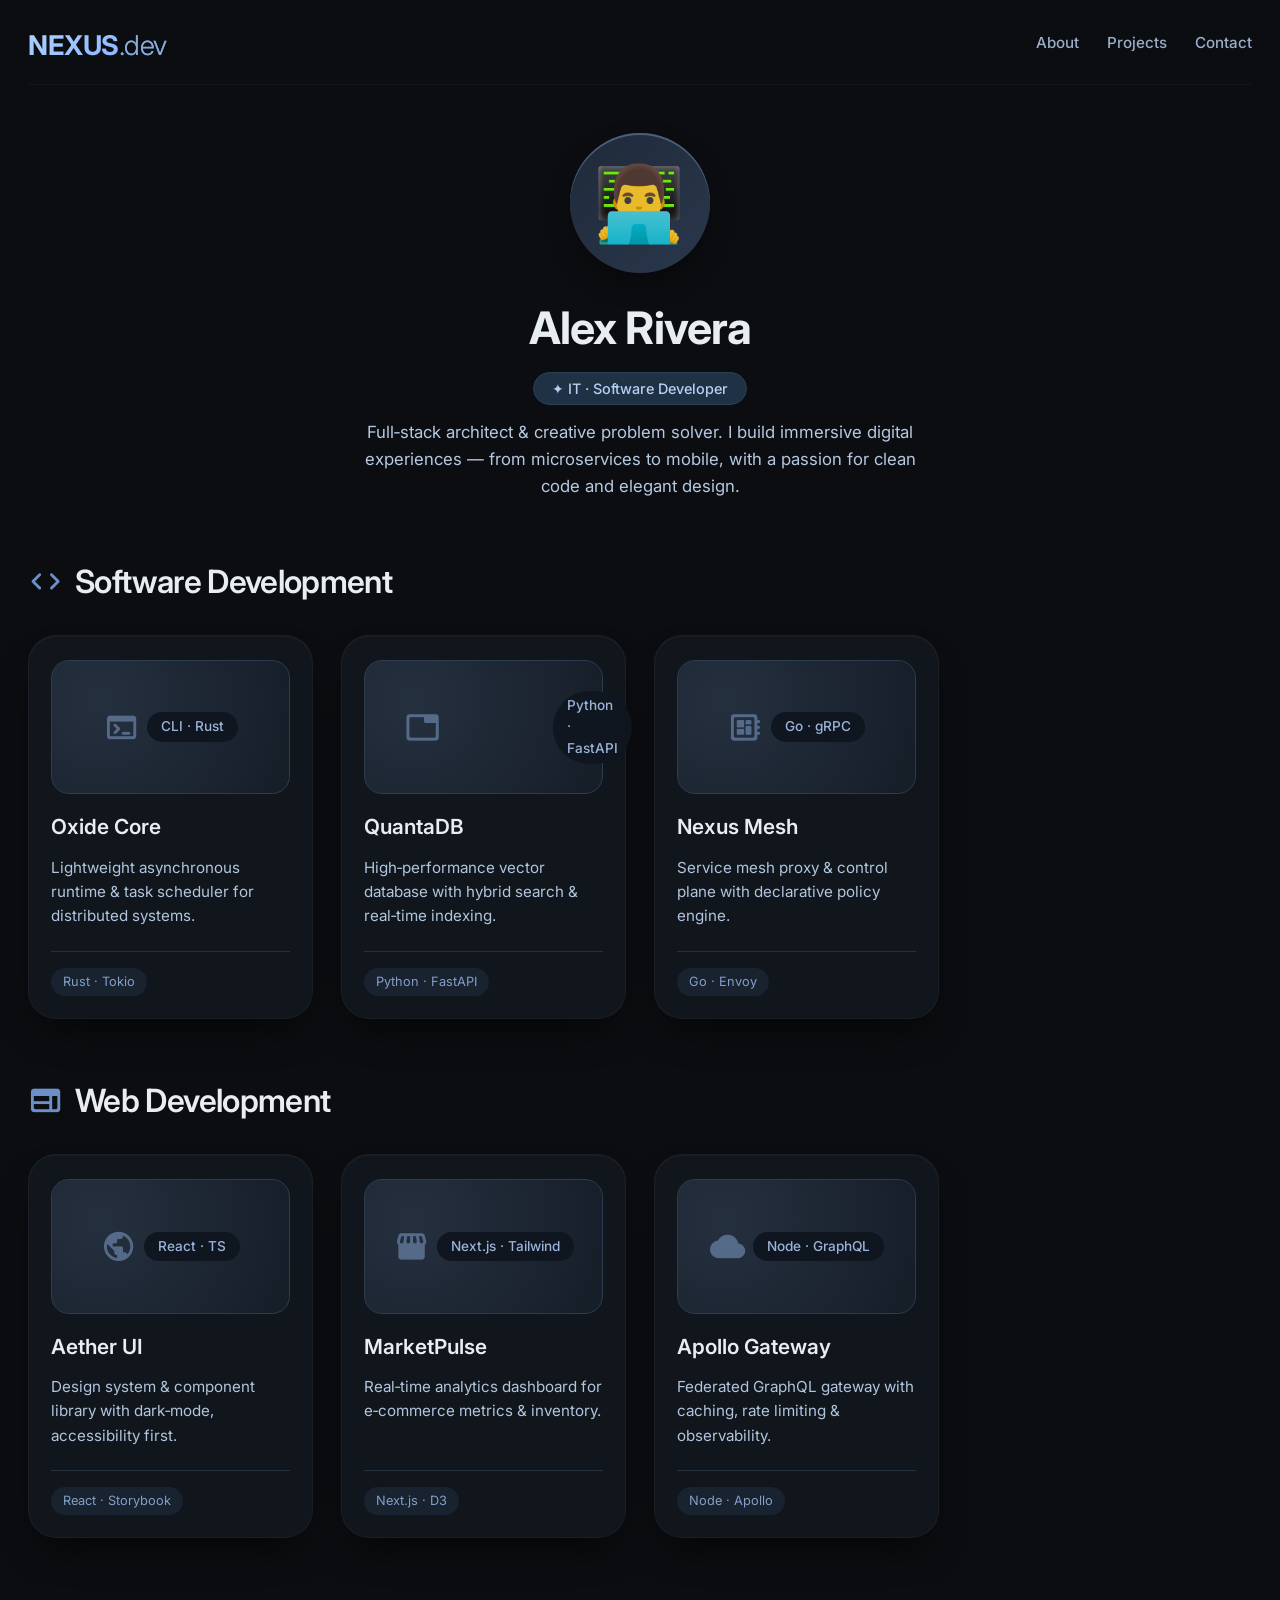
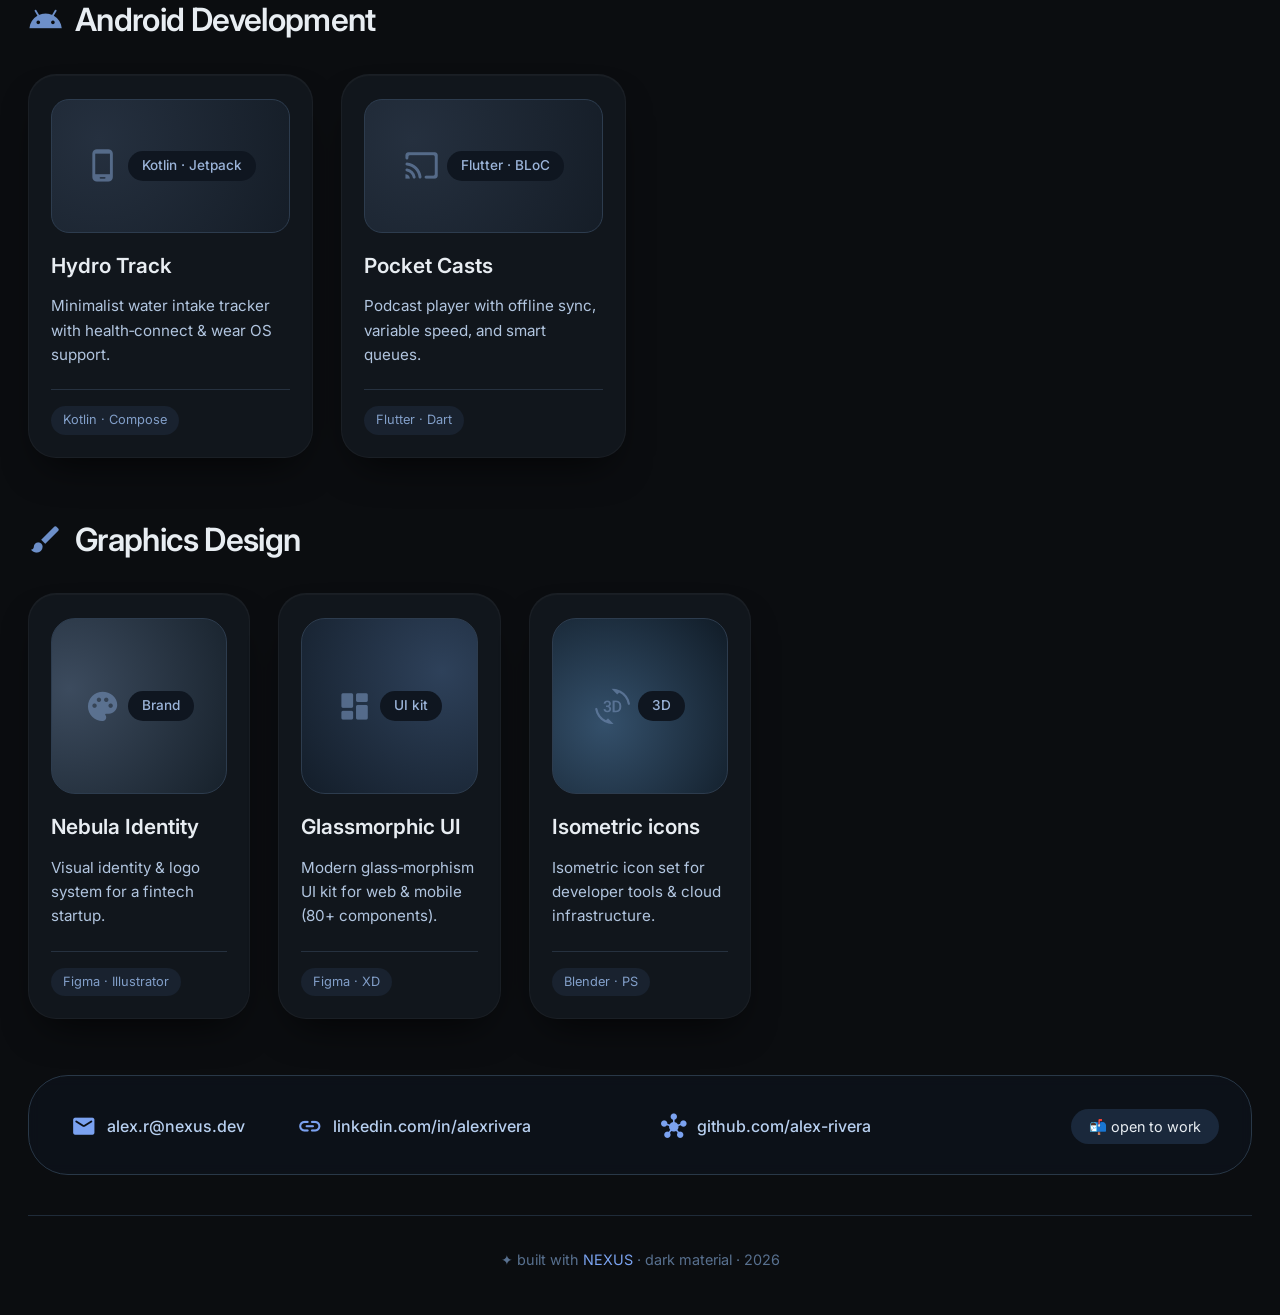
<file: Page.html>
<!DOCTYPE html>
<html lang="en">
<head>
  <meta charset="UTF-8" />
  <meta name="viewport" content="width=device-width, initial-scale=1.0" />
  <title>Nexus · IT Portfolio</title>
  <!-- Google Font & Material Icons -->
  <link href="https://fonts.googleapis.com/css2?family=Inter:opsz,wght@14..32,400;14..32,500;14..32,600;14..32,700&display=swap" rel="stylesheet" />
  <link href="https://fonts.googleapis.com/icon?family=Material+Icons+Round" rel="stylesheet" />
  <style>
    /* ----- RESET & BASE ----- */
    * {
      margin: 0;
      padding: 0;
      box-sizing: border-box;
    }
    body {
      background: #0b0d10;
      font-family: 'Inter', sans-serif;
      color: #e8edf2;
      line-height: 1.6;
      scroll-behavior: smooth;
    }
    ::-webkit-scrollbar { width: 8px; }
    ::-webkit-scrollbar-track { background: #181c22; }
    ::-webkit-scrollbar-thumb { background: #3b4b5e; border-radius: 12px; }

    .container {
      max-width: 1280px;
      margin: 0 auto;
      padding: 0 28px 20px;
    }

    /* ----- GLASS CARDS ----- */
    .card {
      background: rgba(22, 28, 36, 0.65);
      backdrop-filter: blur(6px);
      -webkit-backdrop-filter: blur(6px);
      border-radius: 32px;
      border: 1px solid rgba(255, 255, 255, 0.04);
      box-shadow: 0 20px 40px -18px rgba(0,0,0,0.8), inset 0 1px 0 rgba(255,255,255,0.03);
      transition: all 0.25s ease;
      cursor: default;
    }
    .card:hover {
      background: rgba(28, 36, 48, 0.75);
      border-color: rgba(100, 180, 255, 0.12);
      box-shadow: 0 28px 48px -20px #0a0e14, inset 0 1px 0 rgba(255,255,255,0.06);
    }

    /* ----- ANIMATIONS (fade only) ----- */
    @keyframes fadeSlideUp {
      0% { opacity: 0; transform: translateY(28px); }
      100% { opacity: 1; transform: translateY(0); }
    }
    .animate-in {
      animation: fadeSlideUp 0.8s cubic-bezier(0.2, 0.9, 0.3, 1) forwards;
      opacity: 0;
    }
    .delay-1 { animation-delay: 0.08s; }
    .delay-2 { animation-delay: 0.16s; }
    .delay-3 { animation-delay: 0.24s; }
    .delay-4 { animation-delay: 0.32s; }

    /* ----- HEADER ----- */
    header {
      padding: 24px 0 16px;
      display: flex;
      justify-content: space-between;
      align-items: center;
      flex-wrap: wrap;
      border-bottom: 1px solid rgba(255,255,255,0.04);
    }
    .logo {
      font-weight: 700;
      font-size: 1.7rem;
      letter-spacing: -0.5px;
      background: linear-gradient(145deg, #b0d4ff, #7aa9ff);
      -webkit-background-clip: text;
      -webkit-text-fill-color: transparent;
      background-clip: text;
    }
    .nav-links {
      display: flex;
      gap: 28px;
      font-weight: 500;
      font-size: 0.95rem;
      color: #9aaec9;
    }
    .nav-links a {
      color: inherit;
      text-decoration: none;
      transition: color 0.2s;
      border-bottom: 2px solid transparent;
      padding-bottom: 4px;
    }
    .nav-links a:hover {
      color: #d6e5ff;
      border-bottom-color: #4d8eff;
    }

    /* ----- PROFILE (vertically centered, no animation) ----- */
    .profile-grid {
      display: flex;
      flex-direction: column;
      align-items: center;
      justify-content: center;
      text-align: center;
      margin: 48px 0 56px;
      gap: 20px;
    }
    .profile-pic {
      width: 140px;
      height: 140px;
      border-radius: 50%;
      background: linear-gradient(135deg, #1f2a3a, #2a384c);
      display: flex;
      align-items: center;
      justify-content: center;
      box-shadow: 0 12px 28px -8px #00000080, inset 0 2px 0 #4a5f7a;
      transition: transform 0.2s ease;
    }
    .profile-pic:hover {
      transform: scale(1.02);
    }
    .profile-pic span {
      font-size: 4.6rem;
      font-weight: 300;
      color: #aac3f0;
      letter-spacing: 2px;
      opacity: 0.9;
    }
    .profile-text h1 {
      font-size: 2.8rem;
      font-weight: 700;
      letter-spacing: -0.02em;
      margin-bottom: 4px;
    }
    .profile-text .badge {
      background: #1f3144;
      padding: 4px 18px;
      border-radius: 60px;
      font-size: 0.9rem;
      font-weight: 500;
      display: inline-block;
      color: #b6d0f0;
      border: 1px solid #2d4057;
      backdrop-filter: blur(4px);
      margin-top: 4px;
    }
    .profile-text p {
      max-width: 560px;
      margin: 14px auto 0;
      color: #b6c9e2;
      font-size: 1.05rem;
    }

    /* ----- SECTION TITLE ----- */
    .section-title {
      font-size: 2rem;
      font-weight: 600;
      margin: 56px 0 28px;
      letter-spacing: -0.02em;
      display: flex;
      align-items: center;
      gap: 12px;
    }
    .section-title .material-icons-round {
      font-size: 2.2rem;
      color: #6d8fc9;
    }

    /* ----- PROJECT GRID ----- */
    .project-grid {
      display: grid;
      grid-template-columns: repeat(auto-fill, minmax(280px, 1fr));
      gap: 28px;
      margin-bottom: 24px;
    }

    /* project card – clickable */
    .project-card {
      padding: 24px 22px 22px;
      border-radius: 28px;
      transition: all 0.25s;
      display: flex;
      flex-direction: column;
      cursor: pointer;
    }
    .project-card .preview-img {
      width: 100%;
      aspect-ratio: 16/9;
      background: #1d2633;
      border-radius: 18px;
      margin-bottom: 16px;
      display: flex;
      align-items: center;
      justify-content: center;
      font-size: 0.85rem;
      color: #6b85aa;
      border: 1px solid #2d3c4e;
      background-image: radial-gradient(circle at 20% 30%, #25303f, #151d27);
      transition: 0.2s;
      font-weight: 500;
    }
    .project-card .preview-img i {
      font-size: 2.2rem;
      margin-right: 8px;
      opacity: 0.7;
    }
    .project-card .preview-img span {
      background: #0f1620;
      padding: 4px 14px;
      border-radius: 60px;
      color: #9bb4d9;
    }
    .project-card h3 {
      font-weight: 600;
      font-size: 1.3rem;
      margin-bottom: 6px;
    }
    .project-card p {
      color: #b1c5df;
      font-size: 0.95rem;
      flex: 1;
      margin: 6px 0 16px;
    }
    .project-card .meta {
      display: flex;
      justify-content: space-between;
      align-items: center;
      border-top: 1px solid #26313f;
      padding-top: 16px;
      margin-top: 6px;
    }
    .project-card .meta .tech {
      color: #829fc9;
      font-size: 0.8rem;
      background: #19222f;
      padding: 4px 12px;
      border-radius: 40px;
    }

    /* graphics design grid */
    .graphics-grid {
      grid-template-columns: repeat(auto-fill, minmax(200px, 1fr));
    }
    .graphics-grid .project-card .preview-img {
      aspect-ratio: 1/1;
      border-radius: 24px;
      background: radial-gradient(circle at 70% 20%, #263544, #111a24);
    }

    /* ----- MODAL / LIGHTBOX ----- */
    .modal-overlay {
      position: fixed;
      top: 0; left: 0; width: 100%; height: 100%;
      background: rgba(0, 0, 0, 0.75);
      backdrop-filter: blur(10px);
      -webkit-backdrop-filter: blur(10px);
      display: none;
      align-items: center;
      justify-content: center;
      z-index: 1000;
      padding: 20px;
    }
    .modal-overlay.active {
      display: flex;
    }
    .modal-box {
      background: #141b24;
      max-width: 720px;
      width: 100%;
      border-radius: 36px;
      padding: 28px 28px 24px;
      border: 1px solid #2c3d53;
      box-shadow: 0 40px 80px #000000cc;
      position: relative;
      animation: fadeSlideUp 0.3s ease;
    }
    .modal-close {
      position: absolute;
      top: 14px;
      right: 20px;
      background: #1f2d3d;
      border: none;
      color: #c0d6f0;
      font-size: 1.8rem;
      cursor: pointer;
      border-radius: 60px;
      width: 44px;
      height: 44px;
      display: flex;
      align-items: center;
      justify-content: center;
      transition: 0.2s;
    }
    .modal-close:hover {
      background: #334a63;
      color: white;
    }
    .modal-gallery {
      position: relative;
      margin: 16px 0 18px;
      border-radius: 24px;
      overflow: hidden;
      background: #0d141e;
    }
    .modal-gallery img {
      width: 100%;
      height: auto;
      max-height: 380px;
      object-fit: contain;
      display: block;
      background: #0b111a;
    }
    .modal-gallery .placeholder-img {
      width: 100%;
      aspect-ratio: 16/9;
      background: radial-gradient(circle at 30% 40%, #1f3147, #0b121d);
      display: flex;
      align-items: center;
      justify-content: center;
      color: #6883ad;
      font-size: 1rem;
      font-weight: 500;
      gap: 12px;
    }
    .modal-nav {
      display: flex;
      justify-content: space-between;
      margin-top: 12px;
      gap: 12px;
    }
    .modal-nav button {
      background: #1f2f42;
      border: 1px solid #314a63;
      color: #c6dcff;
      padding: 8px 20px;
      border-radius: 60px;
      font-weight: 500;
      cursor: pointer;
      display: flex;
      align-items: center;
      gap: 6px;
      transition: 0.2s;
      flex: 1;
      justify-content: center;
    }
    .modal-nav button:hover {
      background: #2b405a;
      border-color: #5b84c7;
    }
    .modal-desc {
      margin-top: 18px;
      padding: 16px 18px;
      background: #0f1925;
      border-radius: 20px;
      border-left: 4px solid #4d7ed9;
      color: #c7daf5;
      font-size: 0.98rem;
    }
    .modal-desc strong {
      color: #aac4f0;
    }

    /* ----- CONTACT ----- */
    .contact-section {
      margin: 56px 0 40px;
      padding: 32px 32px 28px;
      border-radius: 40px;
      background: rgba(14, 20, 30, 0.6);
      backdrop-filter: blur(6px);
      border: 1px solid #293848;
      display: flex;
      flex-wrap: wrap;
      justify-content: space-between;
      align-items: center;
    }
    .contact-section .info {
      display: flex;
      flex-wrap: wrap;
      gap: 32px;
    }
    .contact-section .info a {
      color: #b8d0f0;
      text-decoration: none;
      display: flex;
      align-items: center;
      gap: 10px;
      font-weight: 500;
      transition: 0.2s;
      padding: 6px 10px;
      border-radius: 60px;
    }
    .contact-section .info a:hover {
      background: #1f3147;
      color: #e2edff;
    }
    .contact-section .info .material-icons-round {
      font-size: 1.6rem;
      color: #7ba2f0;
    }
    .footer-note {
      text-align: center;
      font-size: 0.9rem;
      color: #58708f;
      padding: 32px 0 24px;
      border-top: 1px solid #1f2b39;
      margin-top: 20px;
    }

    /* responsive */
    @media (max-width: 680px) {
      .profile-grid { margin: 28px 0 36px; }
      .profile-text h1 { font-size: 2.2rem; }
      .nav-links { gap: 14px; font-size: 0.85rem; flex-wrap: wrap; }
      .contact-section { flex-direction: column; align-items: flex-start; gap: 20px; }
      .modal-box { padding: 18px; }
    }
  </style>
</head>
<body>

<div class="container">

  <!-- HEADER -->
  <header>
    <div class="logo">NEXUS<span style="font-weight:300; -webkit-text-fill-color:#8aa9d9;">.dev</span></div>
    <div class="nav-links">
      <a href="#about">About</a>
      <a href="#projects">Projects</a>
      <a href="#contact">Contact</a>
    </div>
  </header>

  <!-- PROFILE (centered, no float animation) -->
  <section class="profile-grid animate-in" id="about">
    <div class="profile-pic">
      <!-- ============================================================
           REPLACE the <span> below with your own <img> tag.
           Example: <img src="your-photo.jpg" alt="profile" style="width:100%;height:100%;border-radius:50%;object-fit:cover;" />
           ============================================================ -->
      <span>👨‍💻</span>
    </div>
    <div class="profile-text">
      <h1>Alex Rivera</h1>
      <div class="badge">✦ IT · Software Developer</div>
      <p>Full‑stack architect & creative problem solver. I build immersive digital experiences — from microservices to mobile, with a passion for clean code and elegant design.</p>
    </div>
  </section>

  <!-- ===== PROJECT SECTIONS ===== -->

  <!-- Software Development -->
  <div class="section-title animate-in delay-1" id="projects">
    <span class="material-icons-round">code</span> Software Development
  </div>
  <div class="project-grid animate-in delay-1">
    <!-- Each project-card is clickable and opens modal with gallery + description -->
    <div class="project-card card" data-project="0">
      <div class="preview-img"><i class="material-icons-round">terminal</i> <span>CLI · Rust</span></div>
      <h3>Oxide Core</h3>
      <p>Lightweight asynchronous runtime & task scheduler for distributed systems.</p>
      <div class="meta">
        <span class="tech">Rust · Tokio</span>
      </div>
    </div>
    <div class="project-card card" data-project="1">
      <div class="preview-img"><i class="material-icons-round">database</i> <span>Python · FastAPI</span></div>
      <h3>QuantaDB</h3>
      <p>High‑performance vector database with hybrid search & real‑time indexing.</p>
      <div class="meta">
        <span class="tech">Python · FastAPI</span>
      </div>
    </div>
    <div class="project-card card" data-project="2">
      <div class="preview-img"><i class="material-icons-round">developer_board</i> <span>Go · gRPC</span></div>
      <h3>Nexus Mesh</h3>
      <p>Service mesh proxy & control plane with declarative policy engine.</p>
      <div class="meta">
        <span class="tech">Go · Envoy</span>
      </div>
    </div>
  </div>

  <!-- Web Development -->
  <div class="section-title animate-in delay-2">
    <span class="material-icons-round">web</span> Web Development
  </div>
  <div class="project-grid animate-in delay-2">
    <div class="project-card card" data-project="3">
      <div class="preview-img"><i class="material-icons-round">public</i> <span>React · TS</span></div>
      <h3>Aether UI</h3>
      <p>Design system & component library with dark‑mode, accessibility first.</p>
      <div class="meta">
        <span class="tech">React · Storybook</span>
      </div>
    </div>
    <div class="project-card card" data-project="4">
      <div class="preview-img"><i class="material-icons-round">storefront</i> <span>Next.js · Tailwind</span></div>
      <h3>MarketPulse</h3>
      <p>Real‑time analytics dashboard for e‑commerce metrics & inventory.</p>
      <div class="meta">
        <span class="tech">Next.js · D3</span>
      </div>
    </div>
    <div class="project-card card" data-project="5">
      <div class="preview-img"><i class="material-icons-round">cloud</i> <span>Node · GraphQL</span></div>
      <h3>Apollo Gateway</h3>
      <p>Federated GraphQL gateway with caching, rate limiting & observability.</p>
      <div class="meta">
        <span class="tech">Node · Apollo</span>
      </div>
    </div>
  </div>

  <!-- Android Development -->
  <div class="section-title animate-in delay-3">
    <span class="material-icons-round">android</span> Android Development
  </div>
  <div class="project-grid animate-in delay-3">
    <div class="project-card card" data-project="6">
      <div class="preview-img"><i class="material-icons-round">phone_android</i> <span>Kotlin · Jetpack</span></div>
      <h3>Hydro Track</h3>
      <p>Minimalist water intake tracker with health‑connect & wear OS support.</p>
      <div class="meta">
        <span class="tech">Kotlin · Compose</span>
      </div>
    </div>
    <div class="project-card card" data-project="7">
      <div class="preview-img"><i class="material-icons-round">cast</i> <span>Flutter · BLoC</span></div>
      <h3>Pocket Casts</h3>
      <p>Podcast player with offline sync, variable speed, and smart queues.</p>
      <div class="meta">
        <span class="tech">Flutter · Dart</span>
      </div>
    </div>
  </div>

  <!-- Graphics Design -->
  <div class="section-title animate-in delay-3">
    <span class="material-icons-round">brush</span> Graphics Design
  </div>
  <div class="project-grid graphics-grid animate-in delay-3">
    <div class="project-card card" data-project="8">
      <div class="preview-img" style="background: radial-gradient(circle at 10% 40%, #3c4b5e, #17212b);"><i class="material-icons-round">palette</i> <span>Brand</span></div>
      <h3>Nebula Identity</h3>
      <p>Visual identity & logo system for a fintech startup.</p>
      <div class="meta">
        <span class="tech">Figma · Illustrator</span>
      </div>
    </div>
    <div class="project-card card" data-project="9">
      <div class="preview-img" style="background: radial-gradient(circle at 80% 30%, #2e415a, #131d29);"><i class="material-icons-round">dashboard</i> <span>UI kit</span></div>
      <h3>Glassmorphic UI</h3>
      <p>Modern glass‑morphism UI kit for web & mobile (80+ components).</p>
      <div class="meta">
        <span class="tech">Figma · XD</span>
      </div>
    </div>
    <div class="project-card card" data-project="10">
      <div class="preview-img" style="background: radial-gradient(circle at 30% 60%, #34506b, #101b26);"><i class="material-icons-round">3d_rotation</i> <span>3D</span></div>
      <h3>Isometric icons</h3>
      <p>Isometric icon set for developer tools & cloud infrastructure.</p>
      <div class="meta">
        <span class="tech">Blender · PS</span>
      </div>
    </div>
  </div>

  <!-- CONTACT -->
  <div class="contact-section animate-in delay-4" id="contact">
    <div class="info">
      <a href="#"><span class="material-icons-round">mail</span> alex.r@nexus.dev</a>
      <a href="#"><span class="material-icons-round">link</span> linkedin.com/in/alexrivera</a>
      <a href="#"><span class="material-icons-round">github</span> github.com/alex-rivera</a>
    </div>
    <div style="display:flex; gap:10px;">
      <span style="background:#1a283b; padding:6px 18px; border-radius:60px; font-size:0.9rem;">📬 open to work</span>
    </div>
  </div>

  <div class="footer-note">
    ✦ built with <span style="color:#7ba3f0;">NEXUS</span> · dark material · 2026
  </div>
</div>

<!-- ===== MODAL ===== -->
<div class="modal-overlay" id="projectModal">
  <div class="modal-box">
    <button class="modal-close" id="modalCloseBtn">✕</button>
    <h2 id="modalTitle" style="margin-bottom:4px; font-weight:600;">Project</h2>
    <div class="modal-gallery" id="modalGallery">
      <!-- image or placeholder -->
      <div class="placeholder-img" id="modalImagePlaceholder">
        <i class="material-icons-round" style="font-size:2.4rem;">image</i> <span>preview</span>
      </div>
      <img id="modalImage" style="display:none; width:100%; height:auto; max-height:380px; object-fit:contain;" alt="project preview" />
    </div>
    <div class="modal-nav">
      <button id="modalPrev"><span class="material-icons-round">chevron_left</span> Prev</button>
      <button id="modalNext">Next <span class="material-icons-round">chevron_right</span></button>
    </div>
    <div class="modal-desc" id="modalDesc">
      <strong>Description:</strong> Additional details about the project.
    </div>
    <!-- GitHub link (optional) -->
    <div style="margin-top:16px; text-align:right;">
      <a href="#" id="modalGitHubLink" target="_blank" style="color:#7aa9ff; text-decoration:none; display:inline-flex; align-items:center; gap:6px; background:#1f2f42; padding:6px 18px; border-radius:40px; border:1px solid #314a63;">
        <span class="material-icons-round" style="font-size:1.2rem;">open_in_new</span> GitHub
      </a>
    </div>
  </div>
</div>

<script>
  (function() {
    // ================================================================
    //  PROJECT DATA — EDIT HERE to add your own images, descriptions,
    //  GitHub links, and multiple preview images per project.
    //  Each project can have an array of image URLs (or use placeholders).
    // ================================================================
    const projectsData = [
      { 
        title: 'Oxide Core',
        desc: 'Lightweight asynchronous runtime & task scheduler for distributed systems. Built with Rust and Tokio, it powers microservices with low latency.',
        github: 'https://github.com/your-username/oxide-core',
        images: [
          'https://placehold.co/600x340/1a2533/7aa9ff?text=Oxide+Core+preview+1',
          'https://placehold.co/600x340/1a2533/7aa9ff?text=Oxide+Core+preview+2'
        ]
      },
      {
        title: 'QuantaDB',
        desc: 'High‑performance vector database with hybrid search & real‑time indexing. Used for AI embeddings and similarity search.',
        github: 'https://github.com/your-username/quantadb',
        images: [
          'https://placehold.co/600x340/1a2533/7aa9ff?text=QuantaDB+dashboard',
          'https://placehold.co/600x340/1a2533/7aa9ff?text=QuantaDB+query+results'
        ]
      },
      {
        title: 'Nexus Mesh',
        desc: 'Service mesh proxy & control plane with declarative policy engine. Built with Go and Envoy for cloud-native environments.',
        github: 'https://github.com/your-username/nexus-mesh',
        images: [
          'https://placehold.co/600x340/1a2533/7aa9ff?text=Nexus+Mesh+topology',
          'https://placehold.co/600x340/1a2533/7aa9ff?text=Nexus+Mesh+metrics'
        ]
      },
      {
        title: 'Aether UI',
        desc: 'Design system & component library with dark‑mode, accessibility first. Built with React and Storybook.',
        github: 'https://github.com/your-username/aether-ui',
        images: [
          'https://placehold.co/600x340/1a2533/7aa9ff?text=Aether+UI+components',
          'https://placehold.co/600x340/1a2533/7aa9ff?text=Aether+UI+dark+mode'
        ]
      },
      {
        title: 'MarketPulse',
        desc: 'Real‑time analytics dashboard for e‑commerce metrics & inventory. Built with Next.js and D3.',
        github: 'https://github.com/your-username/marketpulse',
        images: [
          'https://placehold.co/600x340/1a2533/7aa9ff?text=MarketPulse+dashboard',
          'https://placehold.co/600x340/1a2533/7aa9ff?text=MarketPulse+inventory'
        ]
      },
      {
        title: 'Apollo Gateway',
        desc: 'Federated GraphQL gateway with caching, rate limiting & observability. Built with Node and Apollo.',
        github: 'https://github.com/your-username/apollo-gateway',
        images: [
          'https://placehold.co/600x340/1a2533/7aa9ff?text=Apollo+Gateway+playground',
          'https://placehold.co/600x340/1a2533/7aa9ff?text=Apollo+Gateway+metrics'
        ]
      },
      {
        title: 'Hydro Track',
        desc: 'Minimalist water intake tracker with health‑connect & wear OS support. Built with Kotlin and Jetpack Compose.',
        github: 'https://github.com/your-username/hydro-track',
        images: [
          'https://placehold.co/600x340/1a2533/7aa9ff?text=Hydro+Track+mobile',
          'https://placehold.co/600x340/1a2533/7aa9ff?text=Hydro+Track+wear'
        ]
      },
      {
        title: 'Pocket Casts',
        desc: 'Podcast player with offline sync, variable speed, and smart queues. Built with Flutter and BLoC.',
        github: 'https://github.com/your-username/pocket-casts',
        images: [
          'https://placehold.co/600x340/1a2533/7aa9ff?text=Pocket+Casts+player',
          'https://placehold.co/600x340/1a2533/7aa9ff?text=Pocket+Casts+library'
        ]
      },
      {
        title: 'Nebula Identity',
        desc: 'Visual identity & logo system for a fintech startup. Includes brand guidelines and icon set.',
        github: 'https://github.com/your-username/nebula-identity',
        images: [
          'https://placehold.co/600x340/1a2533/7aa9ff?text=Nebula+logo+suite',
          'https://placehold.co/600x340/1a2533/7aa9ff?text=Nebula+brand+guidelines'
        ]
      },
      {
        title: 'Glassmorphic UI',
        desc: 'Modern glass‑morphism UI kit for web & mobile with 80+ components. Designed in Figma and XD.',
        github: 'https://github.com/your-username/glassmorphic-ui',
        images: [
          'https://placehold.co/600x340/1a2533/7aa9ff?text=Glassmorphic+UI+kit',
          'https://placehold.co/600x340/1a2533/7aa9ff?text=Glassmorphic+components'
        ]
      },
      {
        title: 'Isometric icons',
        desc: 'Isometric icon set for developer tools & cloud infrastructure. Created with Blender and Photoshop.',
        github: 'https://github.com/your-username/isometric-icons',
        images: [
          'https://placehold.co/600x340/1a2533/7aa9ff?text=Isometric+icons+set',
          'https://placehold.co/600x340/1a2533/7aa9ff?text=Isometric+cloud+icons'
        ]
      }
    ];

    // ----- DOM refs -----
    const modalOverlay = document.getElementById('projectModal');
    const modalTitle = document.getElementById('modalTitle');
    const modalDesc = document.getElementById('modalDesc');
    const modalGitHub = document.getElementById('modalGitHubLink');
    const modalImg = document.getElementById('modalImage');
    const modalPlaceholder = document.getElementById('modalImagePlaceholder');
    const prevBtn = document.getElementById('modalPrev');
    const nextBtn = document.getElementById('modalNext');
    const closeBtn = document.getElementById('modalCloseBtn');

    let currentProjectIndex = 0;
    let currentImageIndex = 0;
    let currentProject = null;

    // open modal with project index
    function openModal(projectIdx) {
      const data = projectsData[projectIdx];
      if (!data) return;
      currentProjectIndex = projectIdx;
      currentProject = data;
      currentImageIndex = 0;

      modalTitle.textContent = data.title;
      modalDesc.innerHTML = `<strong>Description:</strong> ${data.desc}`;
      modalGitHub.href = data.github || '#';

      showImage(0);
      modalOverlay.classList.add('active');
      document.body.style.overflow = 'hidden';
    }

    function showImage(index) {
      if (!currentProject) return;
      const images = currentProject.images || [];
      if (images.length === 0) {
        modalImg.style.display = 'none';
        modalPlaceholder.style.display = 'flex';
        modalPlaceholder.innerHTML = `<i class="material-icons-round" style="font-size:2.4rem;">image</i> <span>no preview</span>`;
        return;
      }
      const url = images[index % images.length];
      if (url) {
        modalImg.src = url;
        modalImg.style.display = 'block';
        modalPlaceholder.style.display = 'none';
      } else {
        modalImg.style.display = 'none';
        modalPlaceholder.style.display = 'flex';
        modalPlaceholder.innerHTML = `<i class="material-icons-round" style="font-size:2.4rem;">image</i> <span>preview</span>`;
      }
    }

    function nextImage() {
      if (!currentProject) return;
      const images = currentProject.images || [];
      if (images.length === 0) return;
      currentImageIndex = (currentImageIndex + 1) % images.length;
      showImage(currentImageIndex);
    }

    function prevImage() {
      if (!currentProject) return;
      const images = currentProject.images || [];
      if (images.length === 0) return;
      currentImageIndex = (currentImageIndex - 1 + images.length) % images.length;
      showImage(currentImageIndex);
    }

    function closeModal() {
      modalOverlay.classList.remove('active');
      document.body.style.overflow = '';
    }

    // ----- event listeners -----
    // click on project cards
    document.querySelectorAll('.project-card').forEach(card => {
      card.addEventListener('click', function(e) {
        const idx = this.dataset.project;
        if (idx !== undefined) {
          openModal(parseInt(idx));
        }
      });
    });

    // nav
    prevBtn.addEventListener('click', prevImage);
    nextBtn.addEventListener('click', nextImage);
    closeBtn.addEventListener('click', closeModal);
    modalOverlay.addEventListener('click', function(e) {
      if (e.target === modalOverlay) closeModal();
    });
    document.addEventListener('keydown', function(e) {
      if (!modalOverlay.classList.contains('active')) return;
      if (e.key === 'Escape') closeModal();
      if (e.key === 'ArrowRight') nextImage();
      if (e.key === 'ArrowLeft') prevImage();
    });

    // (optional) close on overlay click
  })();
</script>

<!-- ================================================================
     HOW TO ADD YOUR OWN IMAGES / VIDEOS / LINKS:

     1. PROFILE PICTURE:
        In the .profile-pic div, replace the <span> with an <img> tag.
        Example:
        <img src="your-photo.jpg" alt="Alex Rivera" style="width:100%;height:100%;border-radius:50%;object-fit:cover;" />

     2. PROJECT IMAGES (per project):
        In the projectsData array above, for each project, edit the "images" array.
        Replace the placeholder URLs with your own image URLs (or video thumbnails).
        You can add as many images as you want – the modal will let you navigate.

     3. PROJECT LINKS (GitHub):
        In projectsData, edit the "github" field for each project.
        The modal will show a "GitHub" button linking to that URL.

     4. PROJECT DESCRIPTIONS:
        Edit the "desc" field in projectsData for each project.

     5. CONTACT INFO:
        Update the email, LinkedIn, and GitHub links in the .contact-section.
   ================================================================ -->
</body>
</html>
</file>
